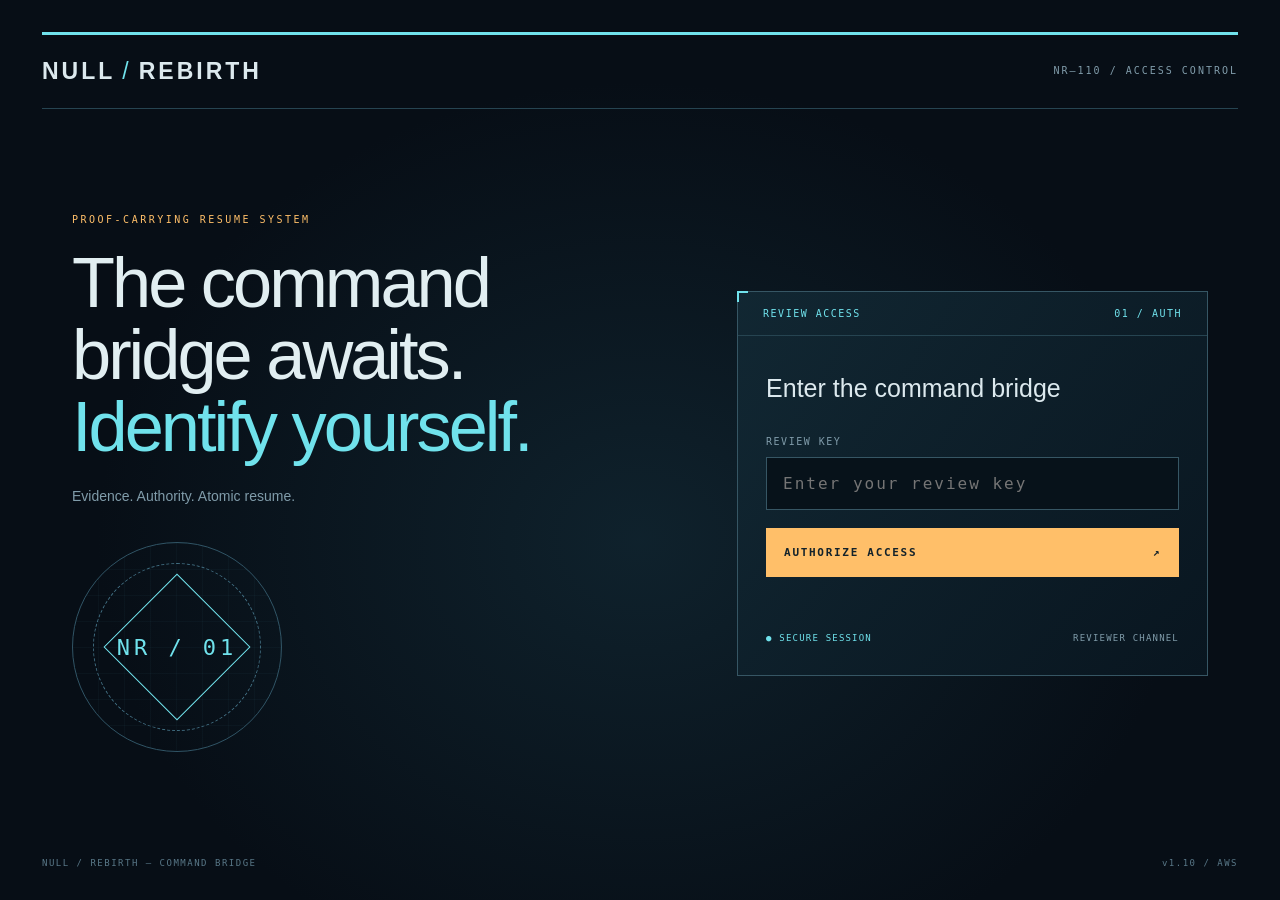
<file: cloud/login.html>
<!doctype html>
<html lang="en"><head><meta charset="utf-8"><meta name="viewport" content="width=device-width,initial-scale=1"><meta name="theme-color" content="#070e16"><title>NULL / REBIRTH — Review Access</title><style>
:root{color-scheme:dark;--cyan:#70e2ec;--amber:#ffbf69;--muted:#809caa;--line:#264451}*{box-sizing:border-box}body{margin:0;background:#070e16;color:#dce9ee;font:14px/1.6 Arial,Helvetica,sans-serif;min-height:100svh;background-image:radial-gradient(ellipse at 50% 60%,#16334088,transparent 60%)}main{min-height:100svh;max-width:1440px;margin:auto;padding:32px 42px;display:flex;flex-direction:column}header{border-top:3px solid var(--cyan);border-bottom:1px solid var(--line);padding:18px 0;display:flex;justify-content:space-between;align-items:center}.brand{font-size:23px;font-weight:800;letter-spacing:3px}.brand b{color:var(--cyan);font-weight:400;margin:0 7px}.micro{font:10px/1.6 Consolas,monospace;color:var(--muted);letter-spacing:2px}.body{flex:1;display:grid;grid-template-columns:1.2fr 1fr;align-items:center;gap:100px;padding:55px 30px}.eyebrow{font:10px Consolas,monospace;letter-spacing:2.5px;color:var(--amber)}h1{font-size:clamp(44px,5.5vw,76px);line-height:1.02;letter-spacing:-3px;font-weight:400;margin:22px 0;color:#e1eef1}h1 span{color:var(--cyan)}.intro{font-size:14px;color:var(--muted);max-width:330px}.orb{width:210px;height:210px;position:relative;margin:35px 0 0;border:1px solid #305465;border-radius:50%;background:repeating-linear-gradient(0deg,transparent 0 25px,#29505e33 26px),repeating-linear-gradient(90deg,transparent 0 25px,#29505e33 26px)}.orb:before{content:"";position:absolute;inset:20px;border:1px dashed #406d80;border-radius:50%}.orb:after{content:"";position:absolute;inset:52px;border:1px solid var(--cyan);transform:rotate(45deg)}.orb span{position:absolute;inset:0;display:flex;align-items:center;justify-content:center;color:var(--cyan);font:22px Consolas,monospace;letter-spacing:4px}.gate{border:1px solid #365664;background:linear-gradient(135deg,#132b37cc,#091620);position:relative}.gate:before{content:"";position:absolute;width:9px;height:9px;top:-1px;left:-1px;border-top:2px solid var(--cyan);border-left:2px solid var(--cyan)}.gatehead{padding:16px 25px;border-bottom:1px solid var(--line);font:10px Consolas,monospace;letter-spacing:1.5px;color:var(--cyan);display:flex;justify-content:space-between}.gatebody{padding:32px 28px}h2{font-weight:400;font-size:25px;margin:0 0 28px}label{display:block;font:10px Consolas,monospace;letter-spacing:1.5px;color:var(--muted);margin-bottom:10px}input{background:#07121a;border:1px solid #365664;color:#e1eef1;font:16px Consolas,monospace;letter-spacing:2px;padding:16px;width:100%;border-radius:0}input:focus{outline:1px solid var(--cyan);border-color:var(--cyan)}button{margin-top:18px;padding:17px;background:var(--amber);border:1px solid var(--amber);width:100%;font:700 11px Consolas,monospace;letter-spacing:1.7px;display:flex;justify-content:space-between;color:#14232b;cursor:pointer}button:focus-visible{outline:2px solid var(--cyan);outline-offset:4px}button:disabled{opacity:.5;cursor:wait}#message{font:11px/1.7 Consolas,monospace;color:#ff9293;min-height:19px;margin:17px 0 0}.access{margin-top:20px;font:9px Consolas,monospace;color:var(--muted);letter-spacing:1.2px;display:flex;justify-content:space-between}.access span:first-child{color:var(--cyan)}footer{display:flex;justify-content:space-between;font:9px Consolas,monospace;color:#597888;letter-spacing:1.5px}@media(max-width:850px){main{padding:20px}.body{gap:35px;padding:40px 0}.orb{width:150px;height:150px}h1{font-size:49px}.brand{font-size:19px}}@media(max-width:600px){.body{grid-template-columns:1fr;gap:30px;padding:34px 0}.orb,.intro{display:none}h1{font-size:43px;letter-spacing:-2px;margin-bottom:0}.micro{font-size:8px;letter-spacing:1px}.brand{font-size:16px;letter-spacing:2px}.gatebody{padding:24px}.gatehead{padding:14px 24px}footer{font-size:8px;letter-spacing:.5px}}
</style></head><body><main><header><div class="brand">NULL<b>/</b>REBIRTH</div><span class="micro">NR–110 / ACCESS CONTROL</span></header><section class="body"><div><div class="eyebrow">PROOF-CARRYING RESUME SYSTEM</div><h1>The command<br>bridge awaits.<br><span>Identify yourself.</span></h1><p class="intro">Evidence. Authority. Atomic resume.</p><div class="orb" aria-hidden="true"><span>NR / 01</span></div></div><div class="gate"><div class="gatehead"><span>REVIEW ACCESS</span><span>01 / AUTH</span></div><div class="gatebody"><h2>Enter the command bridge</h2><form id="login"><label for="review-key">REVIEW KEY</label><input id="review-key" name="review-key" type="password" autocomplete="off" placeholder="Enter your review key" required maxlength="256"><button id="submit" type="submit">AUTHORIZE ACCESS <span>↗</span></button><p id="message" role="status"></p></form><div class="access"><span>● SECURE SESSION</span><span>REVIEWER CHANNEL</span></div></div></div></section><footer><span>NULL / REBIRTH — COMMAND BRIDGE</span><span>v1.10 / AWS</span></footer></main><script>
document.getElementById('login').onsubmit=async e=>{e.preventDefault();const b=document.getElementById('submit'),m=document.getElementById('message'),k=document.getElementById('review-key');b.disabled=true;m.textContent='';try{const res=await fetch('/auth/login',{method:'POST',headers:{'Content-Type':'application/json'},body:JSON.stringify({key:k.value})});k.value='';if(res.ok){location.replace('/');return;}m.textContent=res.status===410?'Review access has closed.':'Access denied. Check your review key.';}catch{m.textContent='Connection interrupted. Please try again.';}finally{b.disabled=false;}};window.addEventListener('pageshow',e=>{if(e.persisted)location.reload();});
</script></body></html>
</file>
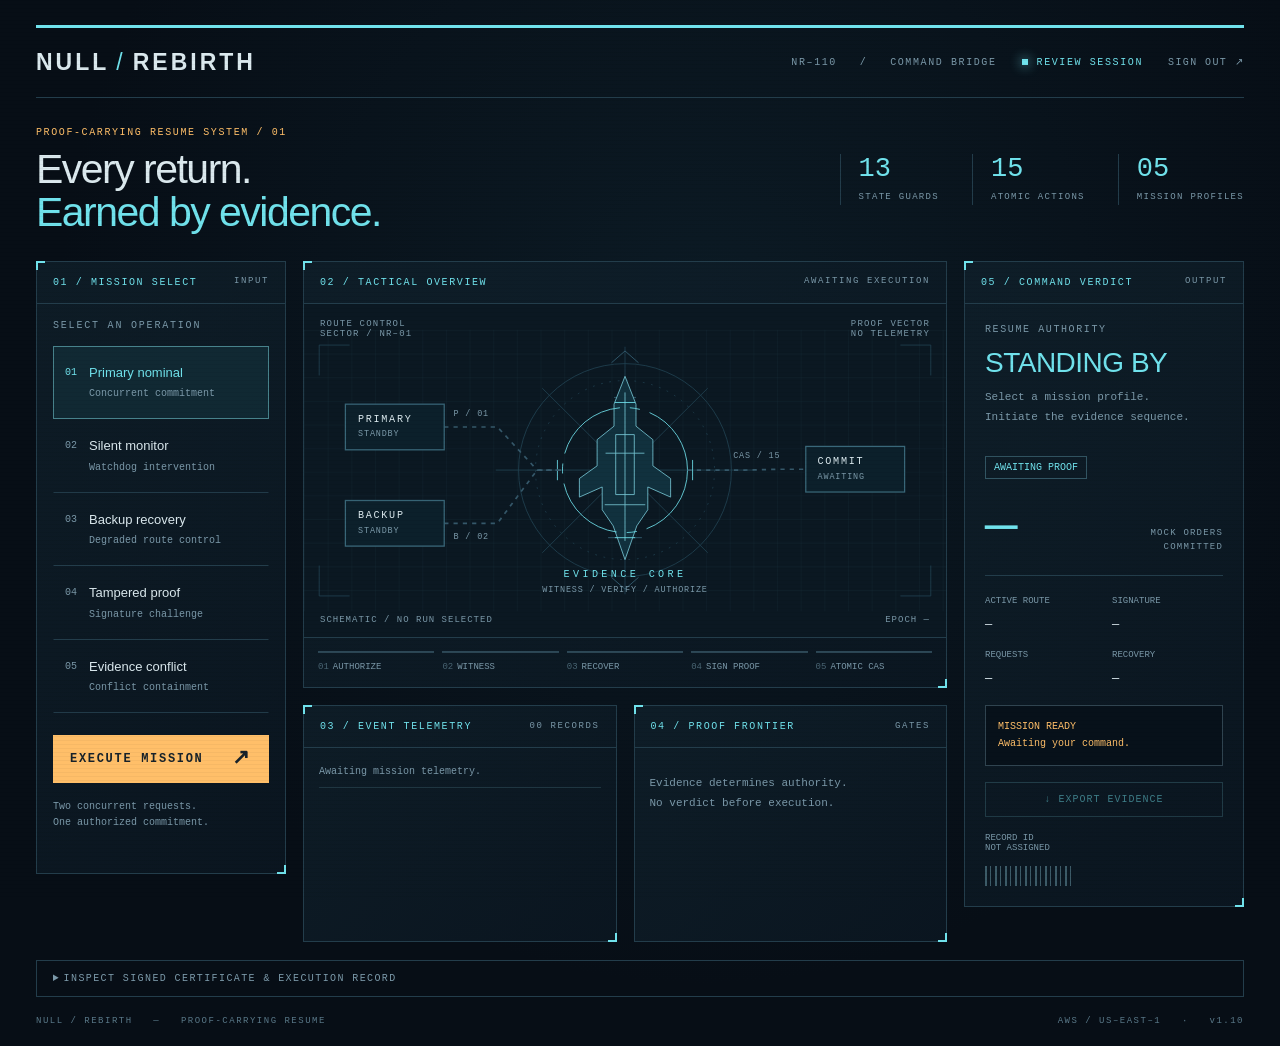
<file: cloud/proof.html>
<!doctype html>
<html lang="en"><head><meta charset="utf-8"><meta name="viewport" content="width=device-width,initial-scale=1"><meta name="theme-color" content="#070e16"><title>NULL / REBIRTH — Command Bridge</title>
<style>
:root{color-scheme:dark;--bg:#070e16;--panel:#0b1722;--line:#233d4b;--text:#dbe9ee;--muted:#7b99a9;--cyan:#70e2ec;--amber:#ffbf69;--red:#ff6b70;--mono:Consolas,'Liberation Mono',monospace}*{box-sizing:border-box}body{margin:0;background:var(--bg);color:var(--text);font:14px/1.5 Arial,Helvetica,sans-serif;background-image:radial-gradient(ellipse at 55% 30%,#15334255,transparent 65%)}body:before{content:"";position:fixed;inset:0;pointer-events:none;background:repeating-linear-gradient(0deg,transparent,transparent 3px,#00000012 4px);z-index:5}button,input{font:inherit}button{cursor:pointer}button:disabled{cursor:wait;opacity:.5}button:focus-visible,a:focus-visible,summary:focus-visible{outline:2px solid var(--amber);outline-offset:4px}main{max-width:1760px;margin:auto;padding:25px 36px 20px}header{display:flex;align-items:center;justify-content:space-between;gap:20px;border-top:3px solid var(--cyan);border-bottom:1px solid var(--line);padding:17px 0}.brand{font-size:23px;font-weight:800;letter-spacing:3px}.brand b{color:var(--cyan);font-weight:400;margin:0 7px}.micro,.eyebrow,.panelhead,.tiny{font:10px/1.5 var(--mono);letter-spacing:1.6px}.micro{color:var(--muted)}.header-right{display:flex;align-items:center;gap:25px}.signal{color:var(--cyan)}.signal:before{content:"";display:inline-block;width:6px;height:6px;background:var(--cyan);box-shadow:0 0 12px var(--cyan);margin-right:9px}.textbutton{border:0;background:none;color:var(--muted);padding:7px 0;font:10px var(--mono);letter-spacing:1.4px}.textbutton:hover{color:var(--cyan)}.hero{display:flex;justify-content:space-between;align-items:center;gap:30px;padding:27px 0}.eyebrow{color:var(--amber);margin-bottom:8px}h1{font-size:clamp(30px,3.2vw,52px);font-weight:500;letter-spacing:-1.5px;line-height:1.05;margin:0}h1 em{font-style:normal;color:var(--cyan)}.hero-right{display:flex;gap:33px}.hero-stat{padding-left:18px;border-left:1px solid var(--line)}.hero-stat strong{font:27px var(--mono);color:var(--cyan);display:block}.hero-stat span{font:9px var(--mono);letter-spacing:1.3px;color:var(--muted)}.layout{display:grid;grid-template-columns:250px minmax(400px,1fr) 280px;gap:17px;align-items:start}.panel{position:relative;background:linear-gradient(135deg,#10212cbb,#0b1722cc);border:1px solid var(--line)}.panel:before,.panel:after{content:"";position:absolute;width:7px;height:7px;pointer-events:none;color:var(--cyan)}.panel:before{top:-1px;left:-1px;border-left:2px solid;border-top:2px solid}.panel:after{bottom:-1px;right:-1px;border-right:2px solid;border-bottom:2px solid}.panelhead{display:flex;justify-content:space-between;align-items:center;padding:13px 16px;border-bottom:1px solid var(--line);color:var(--cyan)}.panelhead span:last-child{color:var(--muted);font-size:9px}.panelbody{padding:16px}.section-label{font:10px var(--mono);letter-spacing:1.8px;color:var(--muted);margin:0 0 15px}.choice{display:flex;width:100%;align-items:flex-start;gap:12px;text-align:left;background:transparent;border:1px solid transparent;border-bottom:1px solid var(--line);color:var(--text);padding:17px 11px}.choice .num{font:10px var(--mono);color:var(--muted);padding-top:3px}.choice .name{font-size:13px;display:block;line-height:1.35}.choice small{display:block;font:10px/1.5 var(--mono);color:var(--muted);margin-top:5px}.choice[aria-pressed=true]{background:#17404a66;border:1px solid #47828b}.choice[aria-pressed=true] .num,.choice[aria-pressed=true] .name{color:var(--cyan)}.choice:hover{background:#17313d77}.launch{display:flex;align-items:center;justify-content:space-between;border:1px solid var(--amber);background:var(--amber);color:#17222a;width:100%;padding:16px;margin-top:22px;font:700 12px var(--mono);letter-spacing:1.7px}.launch:hover{background:#ffd49b}.launch span{font-size:21px;line-height:10px}.mission-note{font:10px/1.6 var(--mono);color:var(--muted);margin-top:16px;min-height:48px;white-space:pre-line}.route{height:333px;position:relative;overflow:hidden;background:#0b1822}.route svg{width:100%;height:100%;display:block}.route .wire{fill:none;stroke:#366276;stroke-width:1}.route .faint{stroke:#214251;fill:none;stroke-width:1}.route .ship{fill:#11313e;stroke:#76c5d4;stroke-width:1}.route .route-line{stroke:#35586a;stroke-width:2;fill:none;stroke-dasharray:5 6}.route .node{fill:#0c202b;stroke:#396779;stroke-width:1.5}.route text{fill:var(--muted);font:10px var(--mono);letter-spacing:1px}.route text.node-title{fill:var(--text);font-size:12px;letter-spacing:2px}.route text.center-title{fill:var(--cyan);font-size:12px;letter-spacing:4px}.route .selected-route{stroke:var(--cyan);filter:drop-shadow(0 0 4px #70e2ec55)}.route .blocked-route{stroke:var(--amber)}.route .bad-route{stroke:var(--red)}.route .center-mark{stroke:var(--cyan);fill:none;stroke-width:1}.map-tag{position:absolute;top:15px;left:16px;font:9px var(--mono);letter-spacing:1.2px;color:var(--muted)}.map-tag.right{left:auto;right:16px;text-align:right}.map-bottom{position:absolute;bottom:12px;left:16px;right:16px;display:flex;justify-content:space-between;font:9px var(--mono);letter-spacing:1px;color:var(--muted)}.pipeline{display:grid;grid-template-columns:repeat(5,1fr);border-top:1px solid var(--line);padding:13px 14px;gap:8px}.step{font:9px/1.5 var(--mono);color:var(--muted);border-top:2px solid #2d4857;padding-top:8px}.step b{font-weight:400;color:#496573;margin-right:4px}.step.done{border-color:var(--cyan);color:var(--cyan)}.step.skip{color:#56717f}.bottomgrid{display:grid;grid-template-columns:1fr 1fr;gap:17px;margin-top:17px}.events{padding:8px 15px;margin:0;list-style:none;height:193px;overflow:auto;scrollbar-color:#315362 transparent}.events li{display:grid;grid-template-columns:48px 1fr;gap:9px;padding:10px 0;border-bottom:1px solid #1f3641;font:10px var(--mono)}.events time{color:var(--muted);font-size:9px}.events .phase{color:var(--text);font-size:10px;display:block}.events small{color:var(--muted);font-size:9px;display:block;margin-top:4px;overflow-wrap:anywhere}.empty{color:var(--muted);font:11px/1.8 var(--mono);padding:18px 0}.frontier{height:193px;overflow:auto;padding:8px 15px;scrollbar-color:#315362 transparent}.gate{display:flex;justify-content:space-between;gap:12px;border-bottom:1px solid #1f3641;padding:10px 0;font:10px var(--mono)}.gate span:first-child{color:var(--muted)}.gate strong{font-size:9px;font-weight:400;text-align:right;overflow-wrap:anywhere}.readout{padding:20px}.decision-label{font:10px var(--mono);letter-spacing:1.6px;color:var(--muted)}#decision{font-size:28px;font-weight:500;line-height:1.1;margin:13px 0 10px;color:var(--cyan);letter-spacing:-.5px;overflow-wrap:anywhere}#description{font:11px/1.8 var(--mono);color:var(--muted);min-height:58px}.mode{display:inline-block;font:10px var(--mono);color:var(--cyan);border:1px solid #325563;padding:5px 8px;margin-top:10px}.order-row{display:flex;justify-content:space-between;align-items:end;padding:21px 0;border-bottom:1px solid var(--line);margin-bottom:17px}.order-row strong{font:54px/1 var(--mono);color:var(--cyan)}.order-row span{font:9px/1.6 var(--mono);letter-spacing:1.2px;color:var(--muted);text-align:right}.metrics{display:grid;grid-template-columns:1fr 1fr;gap:16px;padding:3px 0 17px}.metrics div span{display:block;font:9px var(--mono);color:var(--muted);margin-bottom:7px}.metrics div strong{font:12px var(--mono);color:var(--text);font-weight:400}.reason{padding:12px;border:1px solid #304450;background:#07111a;font:10px/1.7 var(--mono);color:var(--amber);min-height:61px;overflow-wrap:anywhere}.evidence-button{width:100%;padding:11px 8px;color:var(--cyan);background:transparent;border:1px solid #37616c;font:10px var(--mono);letter-spacing:1px;margin-top:16px}.evidence-button:disabled{cursor:default}.record-label{font:9px var(--mono);color:var(--muted);margin-top:16px;overflow-wrap:anywhere}.barcodes{height:20px;margin-top:13px;opacity:.5;background:repeating-linear-gradient(90deg,#6d9fae 0 2px,transparent 2px 5px,#6d9fae 5px 6px,transparent 6px 10px);width:90px}details{margin-top:18px;border:1px solid var(--line);padding:12px 16px}summary{cursor:pointer;color:var(--muted);font:10px var(--mono);letter-spacing:1.4px}pre{font:11px/1.6 var(--mono);color:var(--muted);white-space:pre-wrap;overflow-wrap:anywhere;max-height:350px;overflow:auto}footer{display:flex;justify-content:space-between;margin-top:19px;font:9px var(--mono);letter-spacing:1.5px;color:#597888}.running .center-mark{animation:pulse 1.5s infinite}.running .route-line{animation:travel .6s linear infinite}@keyframes pulse{50%{opacity:.3}}@keyframes travel{to{stroke-dashoffset:-22}}@media(prefers-reduced-motion:reduce){*{animation:none!important}}@media(min-width:1500px){.layout{grid-template-columns:270px minmax(400px,1fr) 300px}.route{height:345px}}@media(max-width:1150px){main{padding:20px}.layout{grid-template-columns:220px minmax(320px,1fr)}.outcome{grid-column:1/-1}.outcome .readout{display:grid;grid-template-columns:1.1fr 1fr 1fr;gap:20px}.order-row{margin:0;padding:5px 0 15px}.metrics{padding:8px 0}.hero-right{gap:20px}.header-right .micro{display:none}.route{height:320px}}@media(max-width:700px){main{padding:15px}.brand{font-size:16px;letter-spacing:2px}.header-right{gap:13px}.hero{align-items:start;padding:25px 0}.hero-right{display:none}h1{font-size:34px}.layout{display:flex;flex-direction:column;gap:16px}.layout>*,.center{width:100%;min-width:0}.mission .panelbody{padding:12px}#choices{display:grid;grid-template-columns:1fr 1fr;gap:5px}.choice{padding:12px 8px;gap:8px;border:1px solid var(--line)}.choice .name{font-size:11px}.choice small{font-size:9px}.launch{margin-top:12px}.mission-note{min-height:0;margin-bottom:0}.route{height:300px}.bottomgrid{grid-template-columns:1fr}.outcome .readout{display:block}.order-row{margin-top:20px}.metrics{padding:18px 0}.pipeline{gap:5px;padding:12px 9px}.step{font-size:8px}.panelhead{font-size:9px}footer{font-size:8px;letter-spacing:1px}.events,.frontier{height:180px}}
.events li.empty{display:block}
</style></head><body><main>
<header><div class="brand">NULL<b>/</b>REBIRTH</div><div class="header-right"><span class="micro">NR–110 &nbsp; / &nbsp; COMMAND BRIDGE</span><span class="signal tiny">REVIEW SESSION</span><button id="logout" class="textbutton">SIGN OUT ↗</button></div></header>
<section class="hero"><div><div class="eyebrow">PROOF-CARRYING RESUME SYSTEM / 01</div><h1>Every return.<br><em>Earned by evidence.</em></h1></div><div class="hero-right"><div class="hero-stat"><strong>13</strong><span>STATE GUARDS</span></div><div class="hero-stat"><strong>15</strong><span>ATOMIC ACTIONS</span></div><div class="hero-stat"><strong>05</strong><span>MISSION PROFILES</span></div></div></section>
<div class="layout"><section class="panel mission"><div class="panelhead"><span>01 / MISSION SELECT</span><span>INPUT</span></div><div class="panelbody"><p class="section-label">SELECT AN OPERATION</p><div id="choices"></div><button id="run" class="launch">EXECUTE MISSION <span>↗</span></button><p id="mission-note" class="mission-note">Two concurrent requests.<br>One authorized commitment.</p></div></section>
<div class="center"><section class="panel"><div class="panelhead"><span>02 / TACTICAL OVERVIEW</span><span id="map-status">AWAITING EXECUTION</span></div><div class="route" id="map"><div class="map-tag">ROUTE CONTROL<br>SECTOR / NR–01</div><div class="map-tag right">PROOF VECTOR<br><span id="vector">NO TELEMETRY</span></div>
<svg viewBox="0 0 760 333" role="img" aria-label="Tactical schematic of primary and backup routes through the evidence core to atomic commit">
<defs><pattern id="grid" width="28" height="28" patternUnits="userSpaceOnUse"><path d="M28 0H0V28" fill="none" stroke="#1d3d4b" stroke-width=".6"/></pattern></defs><rect width="760" height="333" fill="url(#grid)" opacity=".6"/>
<g class="faint"><circle cx="380" cy="166" r="126"/><circle cx="380" cy="166" r="106" stroke-dasharray="2 8"/><path d="M380 20V313M227 166H533M282 69L478 264M282 264L478 69"/><path d="M18 18h36M18 18v36M742 18h-36M742 18v36M18 315h36M18 315v-36M742 315h-36M742 315v-36"/></g>
<g class="wire"><path d="M364 39l16-14 16 14M364 293l16 14 16-14"/><path d="M367 80h26M360 246h40"/></g>
<g class="ship"><path d="M380 55l13 33v26l20 16v31l21 15v22l-27-12v27l-13 19-14 40-14-40-13-19v-27l-27 12v-22l21-15v-31l20-16V88z"/><path d="M380 74v176M369 124h22v71h-22zM357 146h46M356 207h48" fill="none"/></g>
<g class="center-mark"><circle cx="380" cy="166" r="74" stroke-dasharray="90 12 12 12"/><path d="M300 154v24M460 154v24M368 86h24M368 246h24"/></g>
<path id="primary-link" class="route-line" d="M166 115h63l47 51h30"/><path id="backup-link" class="route-line" d="M166 229h63l47-63h30"/><path id="commit-link" class="route-line" d="M454 166h68l42-1h30"/>
<rect id="primary-node" class="node" x="49" y="88" width="117" height="54"/><rect id="backup-node" class="node" x="49" y="202" width="117" height="54"/><rect id="commit-node" class="node" x="594" y="138" width="117" height="54"/>
<text x="64" y="109" class="node-title">PRIMARY</text><text x="64" y="126" id="primary-state">STANDBY</text><text x="64" y="223" class="node-title">BACKUP</text><text x="64" y="240" id="backup-state">STANDBY</text><text x="608" y="159" class="node-title">COMMIT</text><text x="608" y="177" id="commit-state">AWAITING</text>
<text x="380" y="292" text-anchor="middle" class="center-title">EVIDENCE CORE</text><text x="380" y="310" text-anchor="middle">WITNESS / VERIFY / AUTHORIZE</text><text x="177" y="102">P / 01</text><text x="177" y="248">B / 02</text><text x="508" y="152">CAS / 15</text>
</svg><div class="map-bottom"><span id="route-caption">SCHEMATIC / NO RUN SELECTED</span><span id="epoch">EPOCH —</span></div></div>
<div class="pipeline"><div class="step" id="s1"><b>01</b>AUTHORIZE</div><div class="step" id="s2"><b>02</b>WITNESS</div><div class="step" id="s3"><b>03</b>RECOVER</div><div class="step" id="s4"><b>04</b>SIGN PROOF</div><div class="step" id="s5"><b>05</b>ATOMIC CAS</div></div></section>
<div class="bottomgrid"><section class="panel"><div class="panelhead"><span>03 / EVENT TELEMETRY</span><span id="event-count">00 RECORDS</span></div><ol id="timeline" class="events"><li class="empty">Awaiting mission telemetry.</li></ol></section><section class="panel"><div class="panelhead"><span>04 / PROOF FRONTIER</span><span>GATES</span></div><div id="frontier" class="frontier"><div class="empty">Evidence determines authority.<br>No verdict before execution.</div></div></section></div></div>
<section class="panel outcome" aria-live="polite"><div class="panelhead"><span>05 / COMMAND VERDICT</span><span>OUTPUT</span></div><div class="readout"><div><div class="decision-label">RESUME AUTHORITY</div><h2 id="decision">STANDING BY</h2><div id="description">Select a mission profile.<br>Initiate the evidence sequence.</div><div id="mode" class="mode">AWAITING PROOF</div></div><div><div class="order-row"><strong id="orders">—</strong><span>MOCK ORDERS<br>COMMITTED</span></div><div class="metrics"><div><span>ACTIVE ROUTE</span><strong id="route-name">—</strong></div><div><span>SIGNATURE</span><strong id="signature">—</strong></div><div><span>REQUESTS</span><strong id="requests">—</strong></div><div><span>RECOVERY</span><strong id="recovery">—</strong></div></div></div><div><div id="reasons" class="reason">MISSION READY<br>Awaiting your command.</div><button id="download" class="evidence-button" disabled>↓ EXPORT EVIDENCE</button><div class="record-label">RECORD ID<br><span id="run-id">NOT ASSIGNED</span></div><div class="barcodes" aria-hidden="true"></div></div></div></section></div>
<details><summary>INSPECT SIGNED CERTIFICATE & EXECUTION RECORD</summary><pre id="raw">No execution record.</pre></details><footer><span>NULL / REBIRTH &nbsp; — &nbsp; PROOF-CARRYING RESUME</span><span>AWS / US–EAST–1 &nbsp; · &nbsp; v1.10</span></footer>
</main><script>
const scenarios={"primary-healthy":["Primary nominal","Concurrent commitment","Two concurrent requests.\nOne authorized commitment."],"silent-monitor-death":["Silent monitor","Watchdog intervention","Detect the missing heartbeat.\nSwitch through an authorized recovery."],"backup-recovered":["Backup recovery","Degraded route control","Restore the backup route.\nRecheck authority to resume."],"untrusted-receipt":["Tampered proof","Signature challenge","Alter the submitted certificate.\nTest the cryptographic boundary."],"conflicting-evidence":["Evidence conflict","Conflict containment","Introduce contradictory observations.\nEvaluate the proof frontier."]};
const $=id=>document.getElementById(id);let selected="primary-healthy",last=null;
Object.entries(scenarios).forEach(([key,v],i)=>{const b=document.createElement('button');b.className='choice';b.setAttribute('aria-pressed',String(key===selected));const n=document.createElement('span');n.className='num';n.textContent='0'+(i+1);const t=document.createElement('span');const name=document.createElement('span');name.className='name';name.textContent=v[0];const s=document.createElement('small');s.textContent=v[1];t.append(name,s);b.append(n,t);b.onclick=()=>{selected=key;document.querySelectorAll('#choices button').forEach(x=>x.setAttribute('aria-pressed',String(x===b)));$('mission-note').textContent=v[2];};$('choices').append(b);});
const labels={AUTH_CONTRACT_CLAIM:'AUTHORITY ESTABLISHED',INDEPENDENT_CANARY:'WITNESS OBSERVATION',WATCHDOG_RB001_ATOMIC_SWITCH:'RECOVERY EXECUTED',INDEPENDENT_VERIFIER_KMS:'PROOF SIGNED',PROOF_CARRYING_ATOMIC_COMMIT:'COMMIT EVALUATED'};
const gateLabels={new_mock_order:'NEW MOCK ORDER',resume_original:'RESUME PRIMARY',switch_to_backup:'SWITCH TO BACKUP',recover_incident_monitor:'RECOVER MONITOR'};
function reset(){last=null;$('download').disabled=true;$('orders').textContent='—';$('mode').textContent='COLLECTING EVIDENCE';['route-name','signature','requests','recovery'].forEach(x=>$(x).textContent='—');$('timeline').replaceChildren();$('frontier').replaceChildren();$('raw').textContent='Execution in progress.';$('run-id').textContent='PENDING';$('event-count').textContent='00 RECORDS';$('primary-state').textContent='OBSERVING';$('backup-state').textContent='STANDBY';$('commit-state').textContent='AWAITING';$('epoch').textContent='EPOCH —';$('vector').textContent='COLLECTING';$('route-caption').textContent='MISSION / '+scenarios[selected][0].toUpperCase();document.querySelectorAll('.route-line,.node').forEach(x=>x.classList.remove('selected-route','blocked-route','bad-route'));document.querySelectorAll('.step').forEach(x=>x.classList.remove('done','skip'));}
$('run').onclick=async()=>{reset();$('run').disabled=true;document.querySelectorAll('#choices button').forEach(b=>b.disabled=true);$('map').classList.add('running');$('decision').textContent='VERIFYING';$('decision').style.color='var(--amber)';$('description').textContent='Collecting evidence. Verifying authority.';$('reasons').textContent='SEQUENCE ACTIVE / AWS';$('map-status').textContent='SEQUENCE ACTIVE';
try{const res=await fetch('/api/run',{method:'POST',headers:{'Content-Type':'application/json'},body:JSON.stringify({scenario:selected})});if(res.status===401){location.replace('/');return;}const data=await res.json();if(!res.ok)throw new Error(data.error||'REQUEST_FAILED');last=data;const body=data.certificate.body;const ok=data.order_count===1;const backup=body.route==='backup';const tampered=data.signature_tampered_for_test;const color=ok?'var(--cyan)':tampered||body.conflict?'var(--red)':'var(--amber)';$('orders').textContent=String(data.order_count).padStart(2,'0');$('decision').textContent=ok?'COMMITTED ONCE':body.conflict?'QUARANTINED':tampered?'PROOF REJECTED':'RESUME BLOCKED';$('decision').style.color=color;$('mode').textContent=body.mode+' / '+body.route.toUpperCase();$('description').textContent=ok?'Authority verified. One mock order committed across two concurrent requests.':body.conflict?'Contradictory evidence detected. New work remains isolated.':tampered?'Modified certificate rejected at the signature boundary.':backup?'Backup route recovered. Degraded operation does not authorize new work.':'Current evidence did not authorize a commitment. Inspect the execution record.';$('reasons').textContent=ok?'VERIFIED / EXACTLY ONE COMMIT':Array.from(new Set(data.commits.map(x=>x.reason||'BLOCKED'))).join(' / ');$('route-name').textContent=body.route.toUpperCase();$('signature').textContent=tampered?'REJECTED':'KMS SIGNED';$('requests').textContent=String(data.commits.length).padStart(2,'0')+' PARALLEL';$('recovery').textContent=data.recovery?'RB–001':'NOT REQUIRED';$('run-id').textContent=data.run_id;$('vector').textContent=body.conflict?'CONFLICT':tampered?'INVALID':'SIGNED';$('epoch').textContent='EPOCH '+String(body.epoch).padStart(2,'0');$('map-status').textContent='LAST RUN / '+(ok?'COMMITTED':'BLOCKED');$('route-caption').textContent='LAST RUN / '+scenarios[data.scenario][0].toUpperCase();$('primary-state').textContent=backup?'NO HEARTBEAT':'OBSERVED';$('backup-state').textContent=backup?'RECOVERED':'STANDBY';$('commit-state').textContent=ok?'CONFIRMED':'INHIBITED';$(backup?'backup-link':'primary-link').classList.add('selected-route');$(backup?'backup-node':'primary-node').classList.add('selected-route');if(backup){$('primary-link').classList.add('bad-route');$('primary-node').classList.add('bad-route');}['commit-link','commit-node'].forEach(id=>$(id).classList.add(ok?'selected-route':'blocked-route'));
for(const e of data.events){const li=document.createElement('li');const time=document.createElement('time');time.textContent=new Date(e.observed_at*1000).toISOString().slice(11,19);const div=document.createElement('div');const title=document.createElement('span');title.className='phase';title.textContent=labels[e.phase]||e.phase.replaceAll('_',' ');const detail=document.createElement('small');detail.textContent=typeof e.result==='string'?e.result.replaceAll('_',' '):e.result.committed?'MOCK ORDER COMMITTED':(e.result.reason||'BLOCKED').replaceAll('_',' ');div.append(title,detail);li.append(time,div);$('timeline').append(li);}$('event-count').textContent=String(data.events.length).padStart(2,'0')+' RECORDS';for(const [action,g] of Object.entries(body.frontier)){const d=document.createElement('div');d.className='gate';const n=document.createElement('span');n.textContent=gateLabels[action]||action.replaceAll('_',' ').toUpperCase();const s=document.createElement('strong');s.textContent=g.status.replaceAll('_',' ');s.style.color=g.eligible?'var(--cyan)':'var(--amber)';d.append(n,s);$('frontier').append(d);}$('raw').textContent=JSON.stringify(data,null,2);$('download').disabled=false;['s1','s2','s4','s5',...(data.recovery?['s3']:[])].forEach(id=>$(id).classList.add('done'));if(!data.recovery)$('s3').classList.add('skip');}
catch(e){$('decision').textContent='REQUEST BLOCKED';$('description').textContent='No commitment confirmed. Retry the mission when ready.';$('reasons').textContent=e.message;$('map-status').textContent='REQUEST INTERRUPTED';$('vector').textContent='UNCONFIRMED';}finally{$('run').disabled=false;document.querySelectorAll('#choices button').forEach(b=>b.disabled=false);$('map').classList.remove('running');}};
$('download').onclick=()=>{if(!last)return;const a=document.createElement('a');const url=URL.createObjectURL(new Blob([JSON.stringify(last,null,2)],{type:'application/json'}));a.href=url;a.download=last.run_id+'.json';a.click();setTimeout(()=>URL.revokeObjectURL(url),1000);};$('logout').onclick=async()=>{await fetch('/auth/logout',{method:'POST'});location.replace('/');};window.addEventListener('pageshow',e=>{if(e.persisted)location.reload();});
</script></body></html>
</file>
